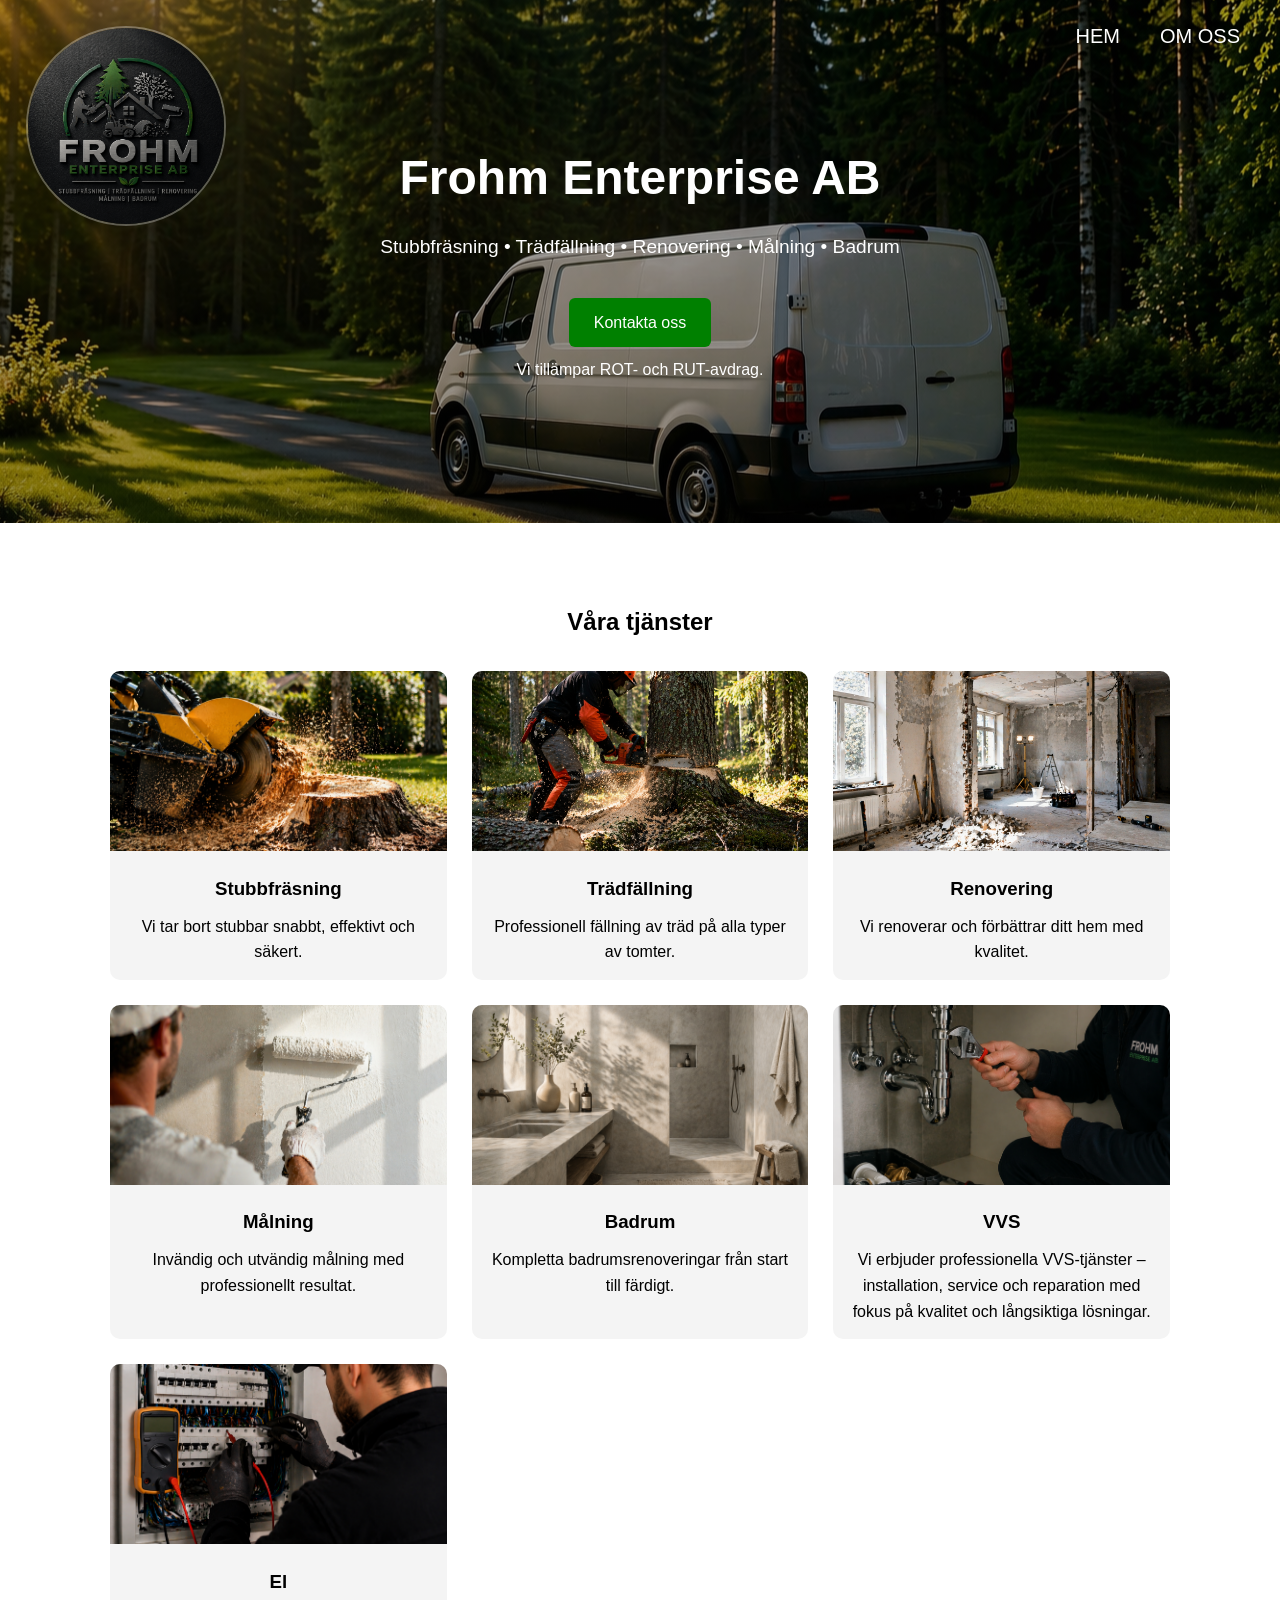
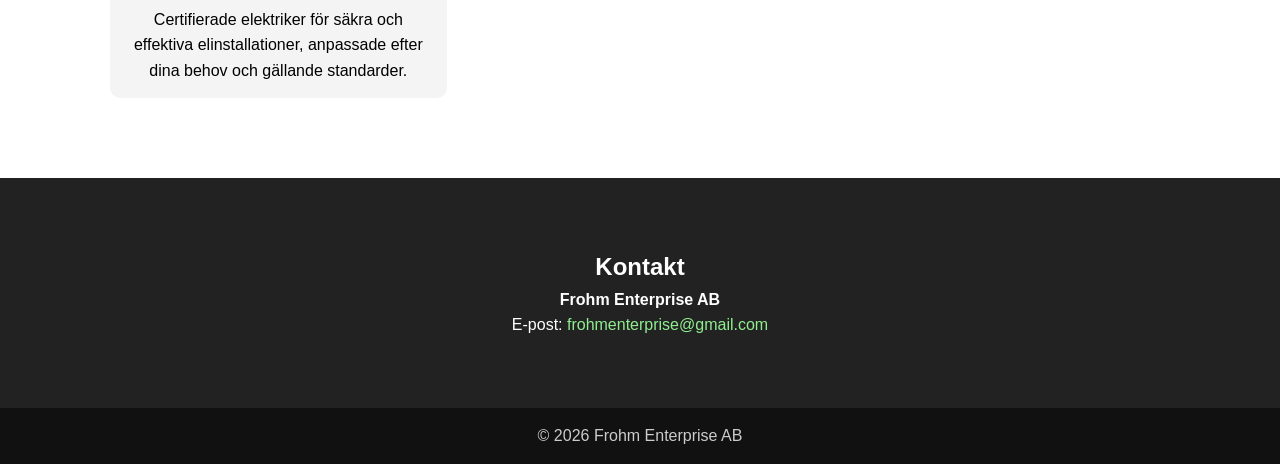
<file: index.html>
<!DOCTYPE html>
<html lang="sv">
<head>
    <meta charset="UTF-8">
    <meta name="viewport" content="width=device-width, initial-scale=1.0">

    <!-- Title (very important for ranking) -->
    <title>Frohm Enterprise AB | Stubbfräsning, Trädfällning & Renovering</title>

    <!-- Meta description (shows in Google search) -->
    <meta name="description" content="Frohm Enterprise AB erbjuder stubbfräsning, trädfällning, målning, renovering och badrum. Professionella tjänster i Sverige. Kontakta oss idag!">

    <!-- Keywords (not very important anymore, but harmless) -->
    <meta name="keywords" content="stubbfräsning, trädfällning, renovering, målning, badrum, byggfirma">

    <!-- Author -->
    <meta name="author" content="Frohm Enterprise AB">

    <!-- Indexing -->
    <meta name="robots" content="index, follow">

    <!-- Favicon -->
    <link rel="shortcut icon" href="favicon.png" type="image/png">

    <!-- CSS -->
    <link rel="stylesheet" href="style.css">
    <link rel="stylesheet" href="./navigation/navigation.css">
</head>
<body>

<header class="hero">
    <ul class="navigation">
            <li id="/index.html">HEM</li>
            <li id="/about.html">OM OSS</li>
        </ul>

    <img id="favicon" src="./favicon.png" alt="./favicon.png">

    <div class="container">
        <h1>Frohm Enterprise AB</h1>
        <p class="tagline">
            Stubbfräsning • Trädfällning • Renovering • Målning • Badrum
        </p>
        <a href="mailto:frohmenterprise@gmail.com" class="btn">Kontakta oss</a>
        <p class="email">Vi tillämpar ROT- och RUT-avdrag.</p>
    </div>
</header>

<section class="tjanster" id="tjanster">
    <div class="container">
        <h2>Våra tjänster</h2>

        <div class="grid">

            <div class="card">
                <img src="images/stubb.jpg" alt="Stubbfräsning">
                <h3>Stubbfräsning</h3>
                <p>Vi tar bort stubbar snabbt, effektivt och säkert.</p>
            </div>

            <div class="card">
                <img src="images/trad.jpg" alt="Trädfällning">
                <h3>Trädfällning</h3>
                <p>Professionell fällning av träd på alla typer av tomter.</p>
            </div>

            <div class="card">
                <img src="images/reno.jpg" alt="Renovering">
                <h3>Renovering</h3>
                <p>Vi renoverar och förbättrar ditt hem med kvalitet.</p>
            </div>

            <div class="card">
                <img src="images/malning.jpg" alt="Målning">
                <h3>Målning</h3>
                <p>Invändig och utvändig målning med professionellt resultat.</p>
            </div>

            <div class="card">
                <img src="images/badrum.jpg" alt="Badrum">
                <h3>Badrum</h3>
                <p>Kompletta badrumsrenoveringar från start till färdigt.</p>
            </div>

            <div class="card">
                <img src="images/vvs.jpg" alt="VVS">
                <h3>VVS</h3>
                <p>
                    Vi erbjuder professionella VVS-tjänster – installation, service och reparation 
                    med fokus på kvalitet och långsiktiga lösningar.
                </p>
            </div>

            <div class="card">
                <img src="images/el.jpg" alt="El">
                <h3>El</h3>
                <p>
                    Certifierade elektriker för säkra och effektiva elinstallationer, 
                    anpassade efter dina behov och gällande standarder.
                </p>
            </div>

        </div>
    </div>
</section>

<section class="kontakt" id="kontakt">
    <div class="container">
        <h2>Kontakt</h2>
        <p><strong>Frohm Enterprise AB</strong></p>
        <p>E-post: <a href="mailto:frohmenterprise@gmail.com">frohmenterprise@gmail.com</a></p>
    </div>
</section>

<footer>
    <p>© 2026 Frohm Enterprise AB</p>
</footer>

</body>
<script src="./navigation/navigation.js" ></script>
</html>
</file>
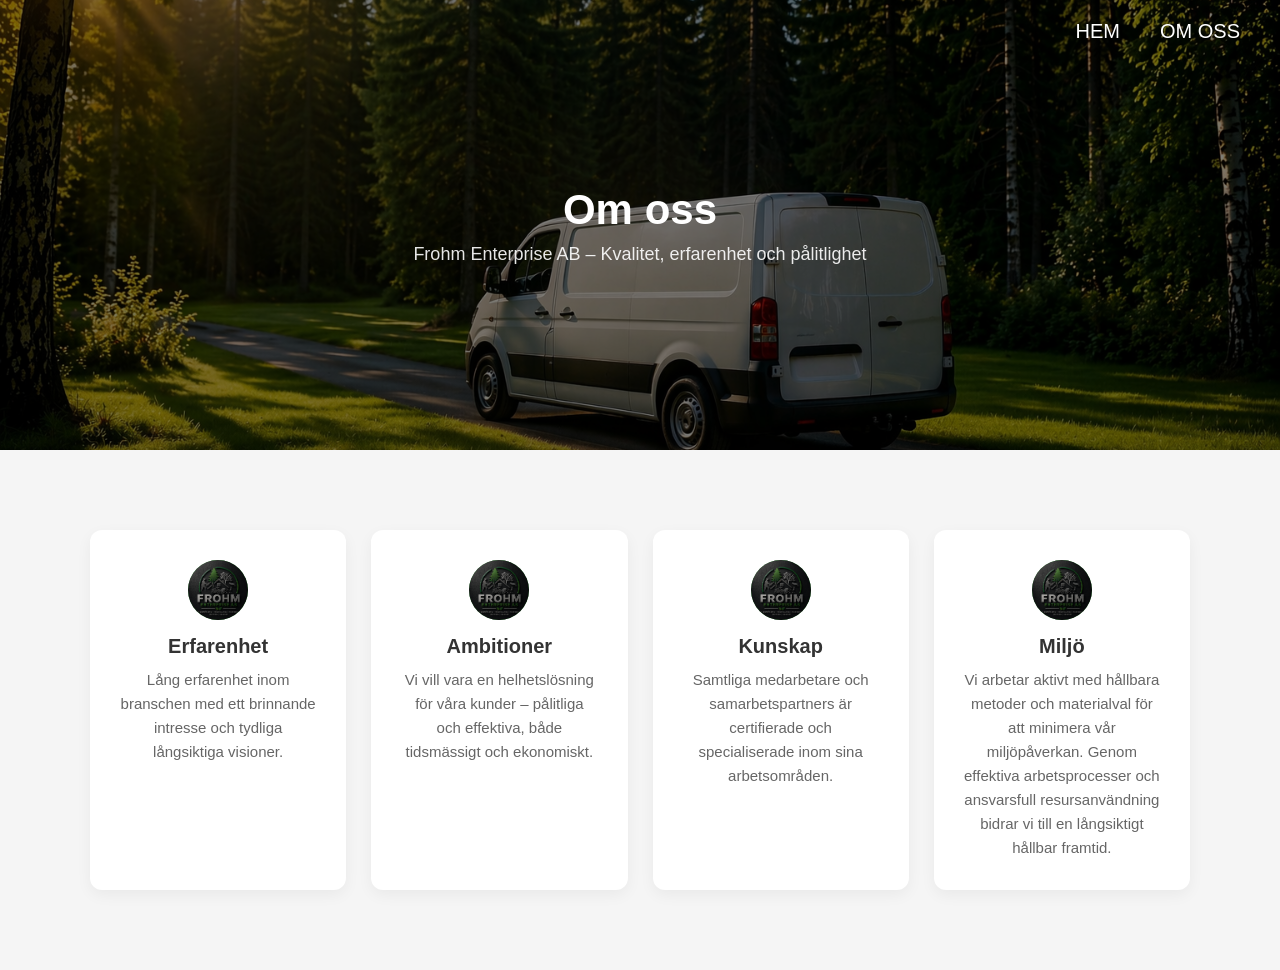
<file: about.html>
<!DOCTYPE html>
<html lang="sv">
<head>
    <meta charset="UTF-8">
    <meta name="viewport" content="width=device-width, initial-scale=1.0">
    <title>Om oss - Frohm Enterprise AB</title>
    <link rel="stylesheet" href="about.css">
    <link rel="stylesheet" href="./navigation/navigation.css">
</head>
<body>

    <!-- HERO -->
    <section class="hero">
        <ul class="navigation">
            <li id="/index.html">HEM</li>
            <li id="/about.html">OM OSS</li>
        </ul>

        <div class="overlay"></div>
        <div class="hero-content">
            <h1>Om oss</h1>
            <p>Frohm Enterprise AB – Kvalitet, erfarenhet och pålitlighet</p>
        </div>
    </section>

    <!-- OM OSS -->
    <section class="about">
        <div class="container">
            <div class="about-grid">

                <div class="card">
                    <div class="icon">
                        <img src="./favicon.png" alt="./favicon.png">
                    </div>
                    <h3>Erfarenhet</h3>
                    <p>
                        Lång erfarenhet inom branschen med ett brinnande intresse 
                        och tydliga långsiktiga visioner.
                    </p>
                </div>

                <div class="card">
                    <div class="icon">
                        <img src="./favicon.png" alt="./favicon.png">
                    </div>
                    <h3>Ambitioner</h3>
                    <p>
                        Vi vill vara en helhetslösning för våra kunder – 
                        pålitliga och effektiva, både tidsmässigt och ekonomiskt.
                    </p>
                </div>

                <div class="card">
                    <div class="icon">
                        <img src="./favicon.png" alt="./favicon.png">
                    </div>
                    <h3>Kunskap</h3>
                    <p>
                        Samtliga medarbetare och samarbetspartners är certifierade 
                        och specialiserade inom sina arbetsområden.
                    </p>
                </div>

                <div class="card">
                    <div class="icon">
                        <img src="./favicon.png" alt="./favicon.png">
                    </div>
                    <h3>Miljö</h3>
                    <p>
                        Vi arbetar aktivt med hållbara metoder och materialval för att 
                        minimera vår miljöpåverkan. Genom effektiva arbetsprocesser och 
                        ansvarsfull resursanvändning bidrar vi till en långsiktigt hållbar framtid.
                    </p>
                </div>

            </div>
        </div>
    </section>

</body>
    <script src="./navigation/navigation.js" ></script>
</html>
</file>
<file: style.css>
* {
    margin: 0;
    padding: 0;
    box-sizing: border-box;
}

body {
    font-family: Arial, sans-serif;
    line-height: 1.6;
}
a{
    text-decoration: none;
    color: white;
}

/* HERO */
.hero {
    background: linear-gradient(to bottom, rgba(0,0,0,0.3),rgba(0,0,0,0.4)) ,url("images/hero.jpg") no-repeat;
    background-position: center;
    color: white;
    text-align: center;
    padding: 120px 20px;
    position: relative;
}

#favicon{
    position: absolute;
    top: 5%;
    left: 2%;
    border-radius: 50%;
    width: 200px;
    height: 200px;
    border-style: solid;
    border-width: 2px;
    border-color: rgba(255,255,255, 0.3);
}


.hero h1 {
    font-size: 3rem;
}

.tagline {
    margin: 15px 0;
    font-size: 1.2rem;
}

.btn {
    display: inline-block;
    margin-top: 20px;
    padding: 12px 25px;
    background: green;
    color: white;
    text-decoration: none;
    border-radius: 6px;
}

.btn:hover{
    scale: 1.1;
    cursor: pointer;
}

.email {
    margin-top: 10px;
}


/* GENERAL */
.container {
    max-width: 1100px;
    margin: auto;
    padding: 20px;
}

/* TJÄNSTER */
.tjanster {
    padding: 60px 20px;
    text-align: center;
}

.grid {
    display: grid;
    grid-template-columns: repeat(auto-fit, minmax(250px, 1fr));
    gap: 25px;
    margin-top: 30px;
}

.card {
    background: #f4f4f4;
    border-radius: 10px;
    overflow: hidden;
    padding-bottom: 15px;
}

.card img {
    width: 100%;
    height: 180px;
    object-fit: cover;
}

.card h3 {
    margin: 15px 0 10px;
}

.card p {
    padding: 0 15px;
}

/* KONTAKT */
.kontakt {
    background: #222;
    color: white;
    text-align: center;
    padding: 50px 20px;
}

.kontakt a {
    color: lightgreen;
}

/* FOOTER */
footer {
    text-align: center;
    padding: 15px;
    background: #111;
    color: #ccc;
}

@media screen and (max-width: 600px) {
    #favicon{
    position: absolute;
    top: 2%;
    left: 2%;
    border-radius: 50%;
    width: 70px;
    height: 70px;
    border-style: solid;
    border-width: 2px;
    border-color: rgba(255,255,255, 0.3);
    }
}
</file>
<file: navigation/navigation.css>
.navigation{
    position: absolute;
    right: 30px;
    top: 10px;
    height: fit-content;
    display: flex;
    flex-direction: row;
    justify-content: end;
    align-items: center;
    gap: 20px;
    z-index: 5;
}

.navigation li{
    font-size: 20px;
    color: white;
    font-weight: 300;
    padding: 10px;
    border-radius: 7px;
    list-style: none;
}

.navigation li:hover{
    cursor: pointer;
    color: rgba(255,255,255, 0.7);
    max-width: fit-content;
    border-left: transparent;
    border-right: transparent;
    border-top: transparent;
    border-bottom: white;
    border-width: 1px;
    border-style: solid;
}
</file>
<file: about.css>
* {
    margin: 0;
    padding: 0;
    box-sizing: border-box;
}

body {
    font-family: Arial, sans-serif;
    color: #333;
}

/* HERO */
.hero {
    height: 50vh;
    background: url("images/hero.jpg") center/cover no-repeat;
    position: relative;
    display: flex;
    align-items: center;
    justify-content: center;
}

.overlay {
    position: absolute;
    width: 100%;
    height: 100%;
    background: rgba(0,0,0,0.5);
}

.hero-content {
    position: relative;
    color: white;
    text-align: center;
}

.hero-content h1 {
    font-size: 42px;
    margin-bottom: 10px;
}

.hero-content p {
    font-size: 18px;
    opacity: 0.9;
}

/* ABOUT */
.about {
    padding: 80px 20px;
    background: #f5f5f5;
}

.container {
    max-width: 1100px;
    margin: auto;
}

.about-grid {
    display: grid;
    grid-template-columns: repeat(auto-fit, minmax(250px, 1fr));
    gap: 25px;
}

/* CARDS */
.card {
    background: white;
    padding: 30px;
    border-radius: 12px;
    text-align: center;
    transition: 0.3s;
    box-shadow: 0 5px 15px rgba(0,0,0,0.05);
}

.card:hover {
    transform: translateY(-5px);
}

/* ICON PLACEHOLDER */
.icon {
    width: 60px;
    height: 60px;
    margin: 0 auto 15px;
    background: #4CAF50; /* samma gröna färg */
    border-radius: 50%;
}

.icon img {
    width: 100%;
    height: 100%;
    object-fit: cover;
    border-radius: 50%;
}

/* TEXT */
.card h3 {
    margin-bottom: 10px;
    font-size: 20px;
}

.card p {
    font-size: 15px;
    line-height: 1.6;
    color: #666;
}
</file>
